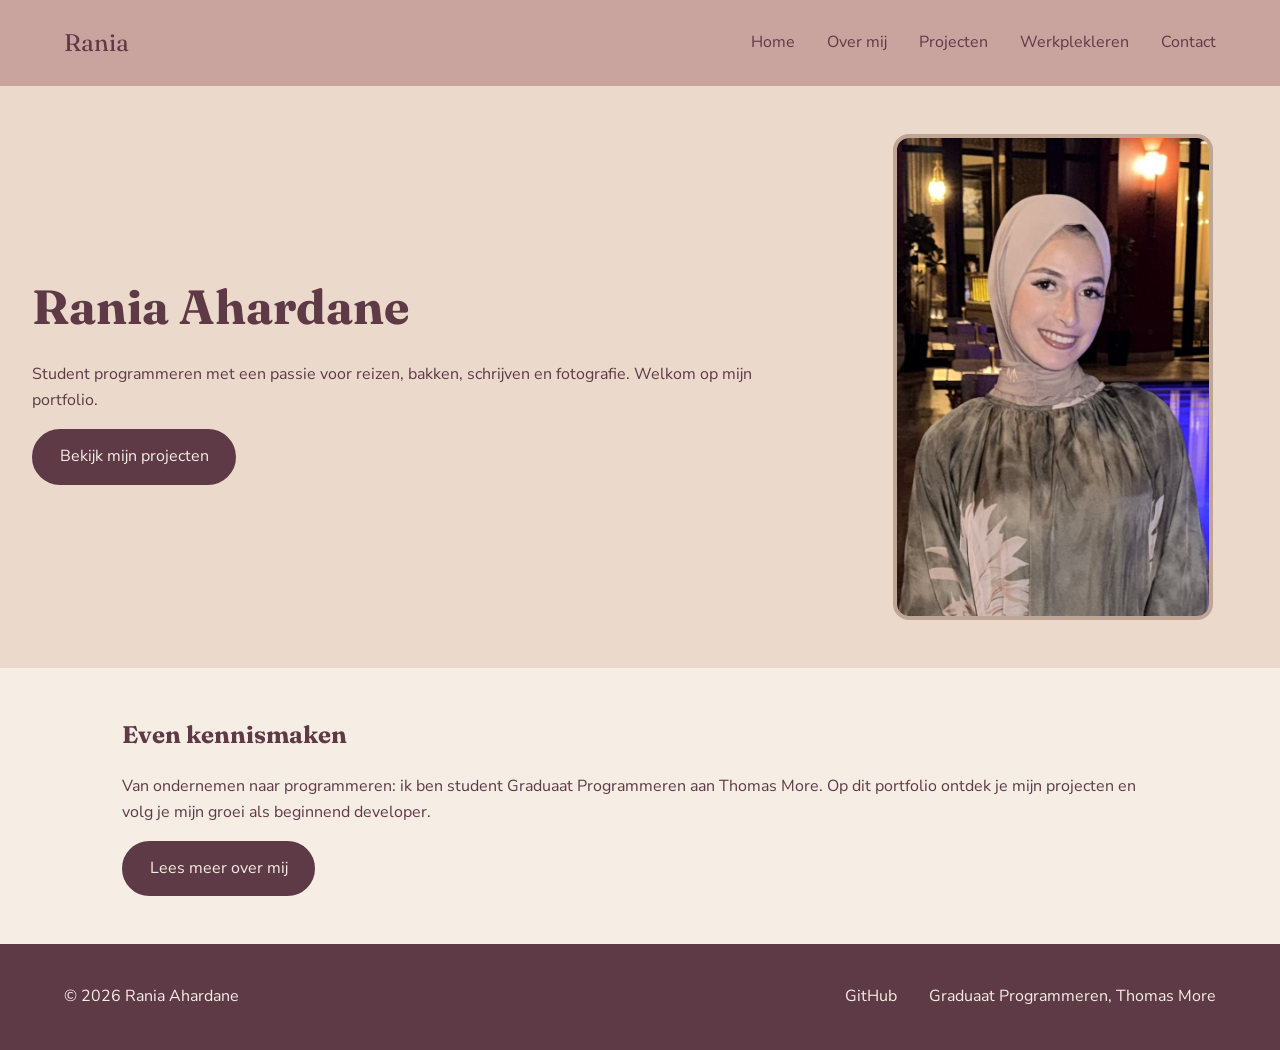
<file: Portfolio_rania/index.html>
<!DOCTYPE html>
<html lang="nl">
<head>
    <meta charset="UTF-8">
    <meta name="viewport" content="width=device-width, initial-scale=1.0">
    <title>Rania Ahardane | Portfolio</title>

    <link rel="preconnect" href="https://fonts.googleapis.com">
    <link rel="preconnect" href="https://fonts.gstatic.com" crossorigin>
    <link href="https://fonts.googleapis.com/css2?family=Fraunces:wght@400;600&family=Nunito+Sans:wght@400;600&display=swap" rel="stylesheet">

    <link rel="stylesheet" href="css/style.css">
</head>
<body>

    <header>
        <a href="index.html" class="logo">Rania</a>
        <nav>
            <ul>
                <li><a href="index.html">Home</a></li>
                <li><a href="over-mij.html">Over mij</a></li>
                <li><a href="projecten.html">Projecten</a></li>
                <li><a href="werkplekleren.html">Werkplekleren</a></li>
                <li><a href="contact.html">Contact</a></li>
            </ul>
        </nav>
    </header>

    <main>
        <section class="hero">
            <div class="hero-tekst">
                <h1>Rania Ahardane</h1>
                <p>Student programmeren met een passie voor reizen, bakken, schrijven en fotografie. Welkom op mijn portfolio.</p>
                <a href="projecten.html" class="knop">Bekijk mijn projecten</a>
            </div>
            <img src="images/rania.jpg" alt="Portretfoto van Rania Ahardane">
        </section>

        <section class="pagina">
            <h2>Even kennismaken</h2>
            <p>
  Van ondernemen naar programmeren: ik ben student Graduaat Programmeren
  aan Thomas More. Op dit portfolio ontdek je mijn projecten en volg je
  mijn groei als beginnend developer.
</p>
            <a href="over-mij.html" class="knop">Lees meer over mij</a>
        </section>
    </main>

    <footer>
        <p>&copy; 2026 Rania Ahardane</p>
        <ul>
            <li><a href="https://github.com/rania-design2">GitHub</a></li>
            <li><a href="https://www.thomasmore.be/opleidingen/graduaat/programmeren-dag-avondonderwijs/programmeren-dagonderwijs/antwerpen-0">Graduaat Programmeren, Thomas More</a></li>
        </ul>
    </footer>

</body>
</html>
</file>
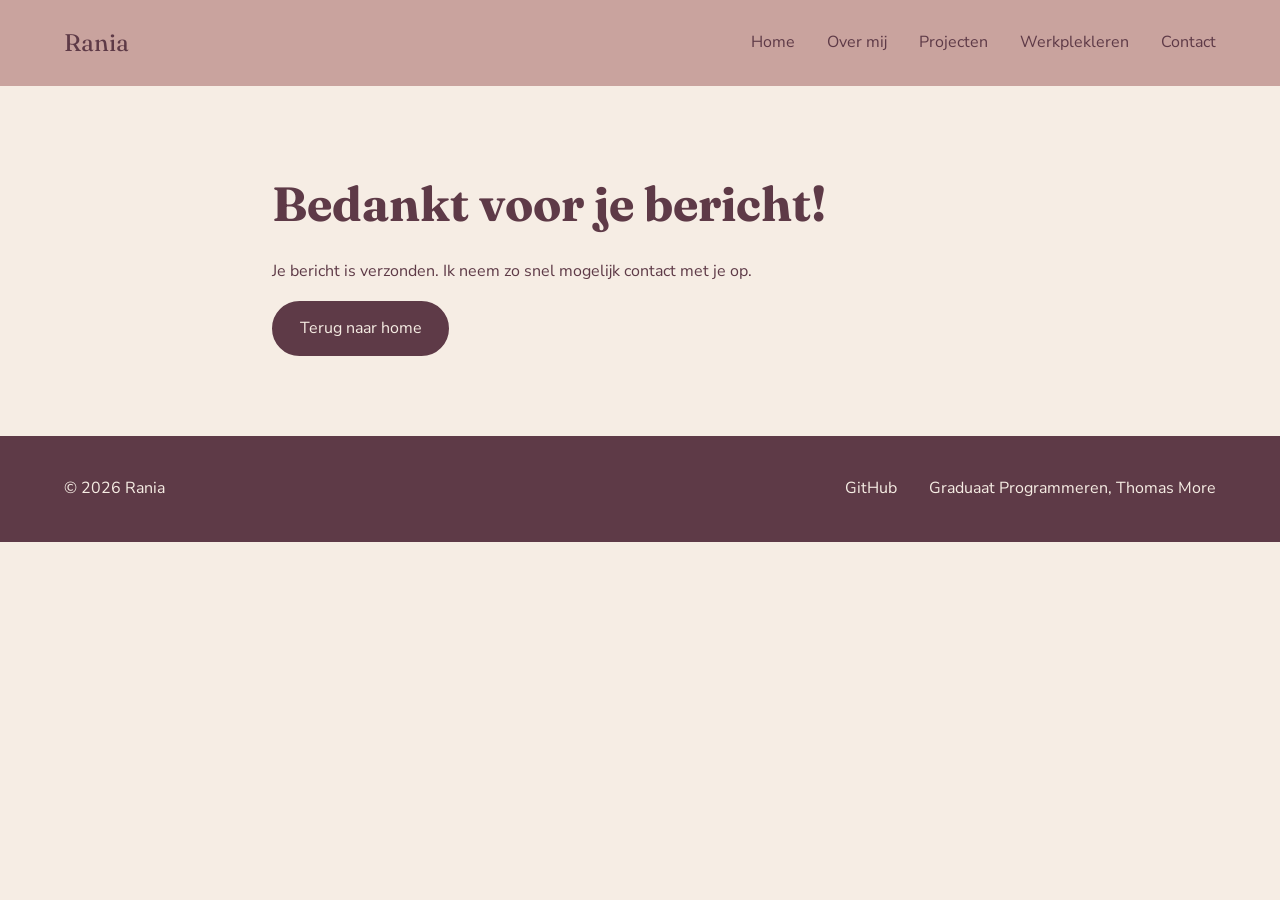
<file: Portfolio_rania/bedankt.html>
<!doctype html>
<html lang="nl">
  <head>
    <meta charset="UTF-8" />
    <meta name="viewport" content="width=device-width, initial-scale=1.0" />
    <title>Bedankt | Rania</title>

    <link rel="preconnect" href="https://fonts.googleapis.com" />
    <link rel="preconnect" href="https://fonts.gstatic.com" crossorigin />
    <link
      href="https://fonts.googleapis.com/css2?family=Fraunces:wght@400;600&family=Nunito+Sans:wght@400;600&display=swap"
      rel="stylesheet"
    />

    <link rel="stylesheet" href="css/style.css" />
  </head>

  <body>
    <header>
      <a href="index.html" class="logo">Rania</a>
      <nav>
        <ul>
          <li><a href="index.html">Home</a></li>
          <li><a href="over-mij.html">Over mij</a></li>
          <li><a href="projecten.html">Projecten</a></li>
          <li><a href="werkplekleren.html">Werkplekleren</a></li>
          <li><a href="contact.html">Contact</a></li>
        </ul>
      </nav>
    </header>

    <main>
      <section class="pagina">
        <h1>Bedankt voor je bericht!</h1>
        <p>
          Je bericht is verzonden. Ik neem zo snel mogelijk contact met je op.
        </p>
        <a href="index.html" class="knop">Terug naar home</a>
      </section>
    </main>

    <footer>
      <p>&copy; 2026 Rania</p>
      <ul>
        <li><a href="https://github.com/rania-design2">GitHub</a></li>
        <li>
          <a
            href="https://www.thomasmore.be/opleidingen/graduaat/programmeren-dag-avondonderwijs/programmeren-dagonderwijs/antwerpen-0"
          >
            Graduaat Programmeren, Thomas More
          </a>
        </li>
      </ul>
    </footer>
  </body>
</html>
</file>
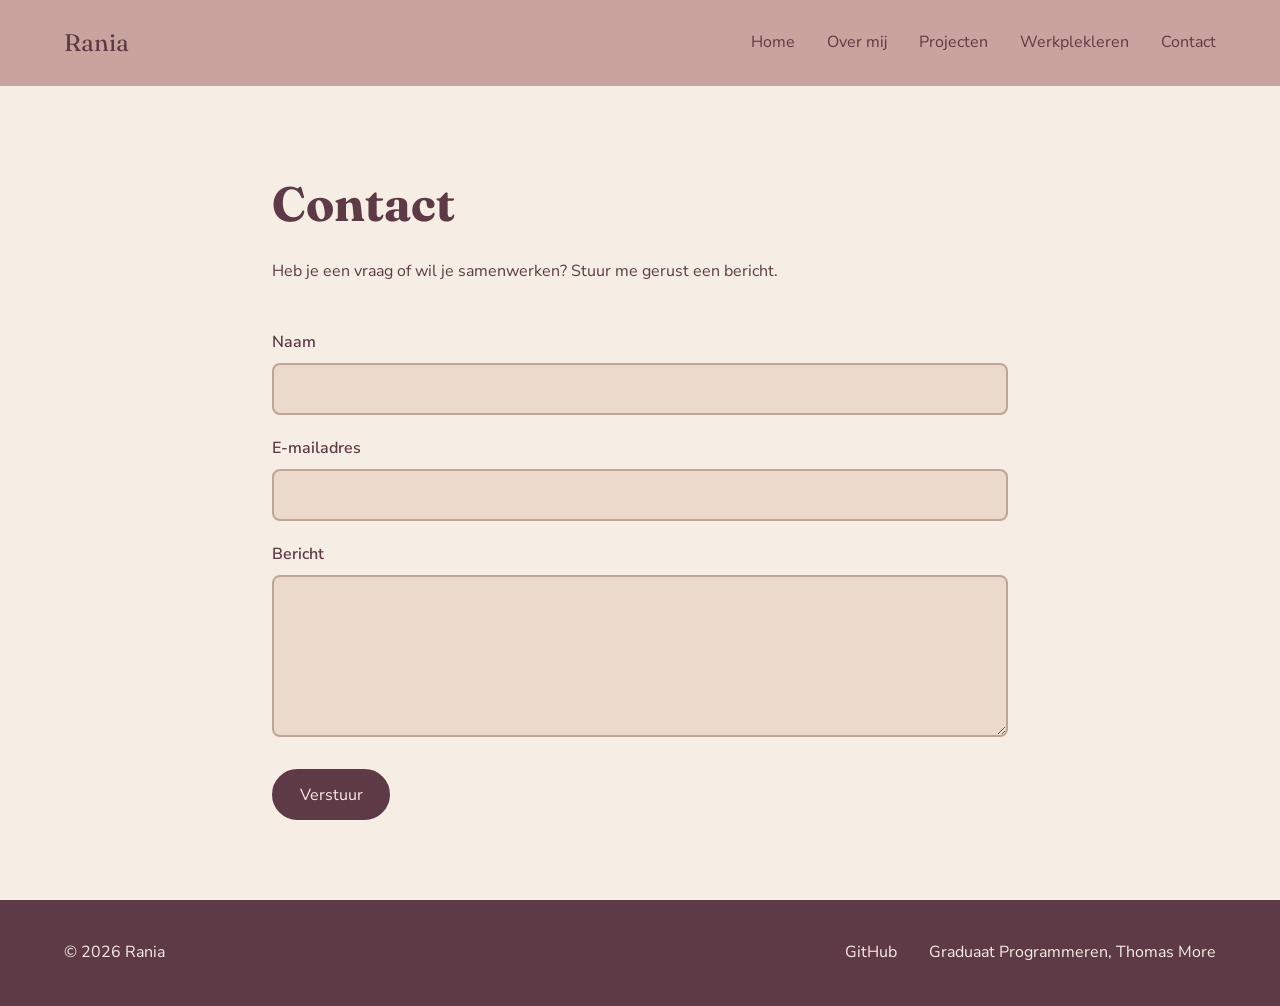
<file: Portfolio_rania/contact.html>
<!doctype html>
<html lang="nl">
  <head>
    <meta charset="UTF-8" />
    <meta name="viewport" content="width=device-width, initial-scale=1.0" />
    <title>Contact | Rania</title>

    <link rel="preconnect" href="https://fonts.googleapis.com" />
    <link rel="preconnect" href="https://fonts.gstatic.com" crossorigin />
    <link
      href="https://fonts.googleapis.com/css2?family=Fraunces:wght@400;600&family=Nunito+Sans:wght@400;600&display=swap"
      rel="stylesheet"
    />

    <link rel="stylesheet" href="css/style.css" />
  </head>
  <body>
    <header>
      <a href="index.html" class="logo">Rania</a>
      <nav>
        <ul>
          <li><a href="index.html">Home</a></li>
          <li><a href="over-mij.html">Over mij</a></li>
          <li><a href="projecten.html">Projecten</a></li>
          <li><a href="werkplekleren.html">Werkplekleren</a></li>
          <li><a href="contact.html">Contact</a></li>
        </ul>
      </nav>
    </header>

    <main>
      <section class="pagina">
        <h1>Contact</h1>
        <p>
          Heb je een vraag of wil je samenwerken? Stuur me gerust een bericht.
        </p>

        <form action="mailform.php" method="POST">
          <label for="name">Naam</label>
          <input type="text" id="name" name="name" required />

          <label for="email">E-mailadres</label>
          <input type="email" id="email" name="email" required />

          <label for="message">Bericht</label>
          <textarea id="message" name="message" rows="6" required></textarea>

          <button type="submit" class="knop">Verstuur</button>
        </form>
      </section>
    </main>

    <footer>
      <p>&copy; 2026 Rania</p>
      <ul>
        <li><a href="https://github.com/rania-design2">GitHub</a></li>
        <li>
          <a
            href="https://www.thomasmore.be/opleidingen/graduaat/programmeren-dag-avondonderwijs/programmeren-dagonderwijs/antwerpen-0"
            >Graduaat Programmeren, Thomas More</a
          >
        </li>
      </ul>
    </footer>
  </body>
</html>
</file>
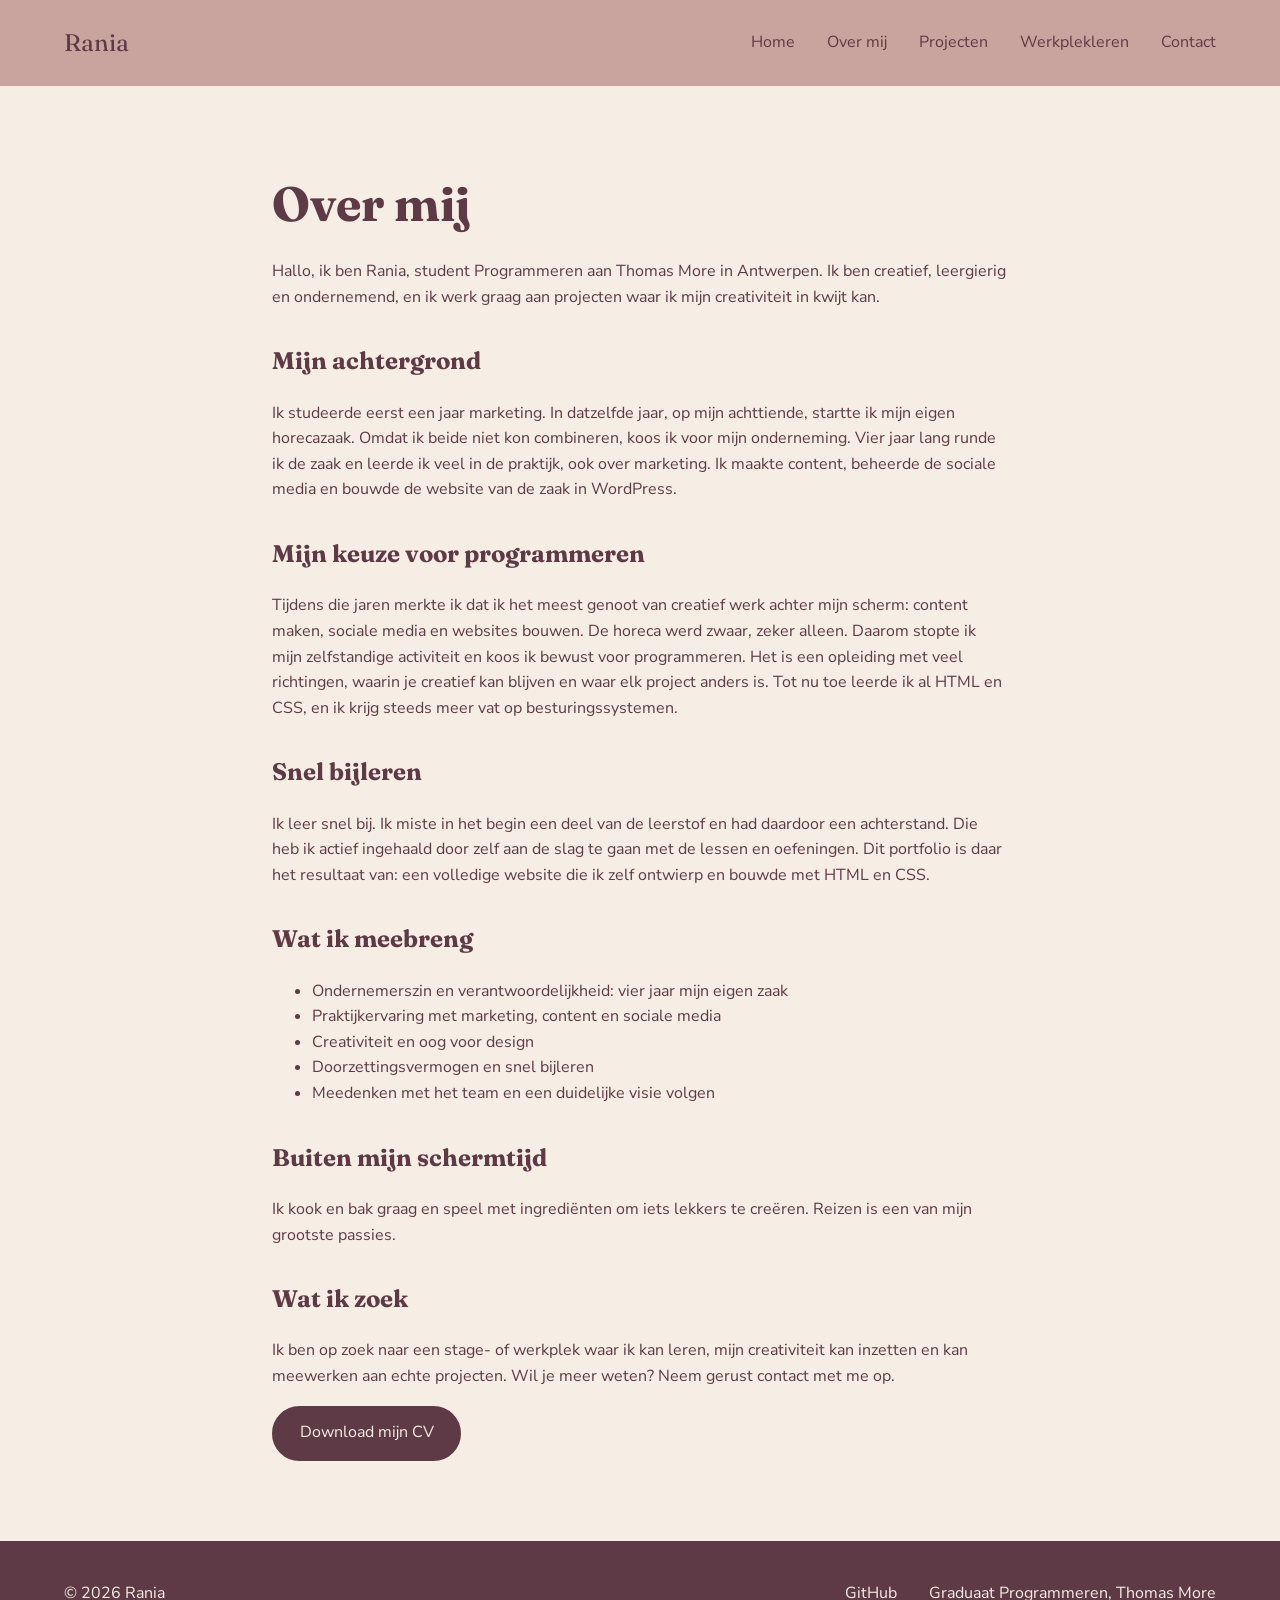
<file: Portfolio_rania/over-mij.html>
<!DOCTYPE html>
<html lang="nl">
<head>
    <meta charset="UTF-8">
    <meta name="viewport" content="width=device-width, initial-scale=1.0">
    <title>Over mij | Rania</title>

    <link rel="preconnect" href="https://fonts.googleapis.com">
    <link rel="preconnect" href="https://fonts.gstatic.com" crossorigin>
    <link href="https://fonts.googleapis.com/css2?family=Fraunces:wght@400;600&family=Nunito+Sans:wght@400;600&display=swap" rel="stylesheet">

    <link rel="stylesheet" href="css/style.css">
</head>
<body>

    <header>
        <a href="index.html" class="logo">Rania</a>
        <nav>
            <ul>
                <li><a href="index.html">Home</a></li>
                <li><a href="over-mij.html">Over mij</a></li>
                <li><a href="projecten.html">Projecten</a></li>
                <li><a href="werkplekleren.html">Werkplekleren</a></li>
                <li><a href="contact.html">Contact</a></li>
            </ul>
        </nav>
    </header>

    <main>
        <article class="pagina">
            <h1>Over mij</h1>
            <p>Hallo, ik ben Rania, student Programmeren aan Thomas More in Antwerpen. Ik ben creatief, leergierig en ondernemend, en ik werk graag aan projecten waar ik mijn creativiteit in kwijt kan.</p>

            <section>
                <h2>Mijn achtergrond</h2>
                <p>Ik studeerde eerst een jaar marketing. In datzelfde jaar, op mijn achttiende, startte ik mijn eigen horecazaak. Omdat ik beide niet kon combineren, koos ik voor mijn onderneming. Vier jaar lang runde ik de zaak en leerde ik veel in de praktijk, ook over marketing. Ik maakte content, beheerde de sociale media en bouwde de website van de zaak in WordPress.</p>
            </section>

            <section>
                <h2>Mijn keuze voor programmeren</h2>
                <p>Tijdens die jaren merkte ik dat ik het meest genoot van creatief werk achter mijn scherm: content maken, sociale media en websites bouwen. De horeca werd zwaar, zeker alleen. Daarom stopte ik mijn zelfstandige activiteit en koos ik bewust voor programmeren. Het is een opleiding met veel richtingen, waarin je creatief kan blijven en waar elk project anders is. Tot nu toe leerde ik al HTML en CSS, en ik krijg steeds meer vat op besturingssystemen.</p>
            </section>

            <section>
                <h2>Snel bijleren</h2>
                <p>Ik leer snel bij. Ik miste in het begin een deel van de leerstof en had daardoor een achterstand. Die heb ik actief ingehaald door zelf aan de slag te gaan met de lessen en oefeningen. Dit portfolio is daar het resultaat van: een volledige website die ik zelf ontwierp en bouwde met HTML en CSS.</p>
            </section>

            <section>
                <h2>Wat ik meebreng</h2>
                <ul>
                    <li>Ondernemerszin en verantwoordelijkheid: vier jaar mijn eigen zaak</li>
                    <li>Praktijkervaring met marketing, content en sociale media</li>
                    <li>Creativiteit en oog voor design</li>
                    <li>Doorzettingsvermogen en snel bijleren</li>
                    <li>Meedenken met het team en een duidelijke visie volgen</li>
                </ul>
            </section>

            <section>
                <h2>Buiten mijn schermtijd</h2>
                <p>Ik kook en bak graag en speel met ingrediënten om iets lekkers te creëren. Reizen is een van mijn grootste passies.</p>
            </section>

            <section>
                <h2>Wat ik zoek</h2>
                <p>Ik ben op zoek naar een stage- of werkplek waar ik kan leren, mijn creativiteit kan inzetten en kan meewerken aan echte projecten. Wil je meer weten? Neem gerust contact met me op.</p>
            </section>

          <a href="docs/cv.pdf" class="knop">Download mijn CV</a>
        </article>
    </main>

    <footer>
        <p>&copy; 2026 Rania</p>
        <ul>
            <li><a href="https://github.com/rania-design2">GitHub</a></li>
            <li><a href="https://www.thomasmore.be/opleidingen/graduaat/programmeren-dag-avondonderwijs/programmeren-dagonderwijs/antwerpen-0">Graduaat Programmeren, Thomas More</a></li>
        </ul>
    </footer>

</body>
</html>
</file>
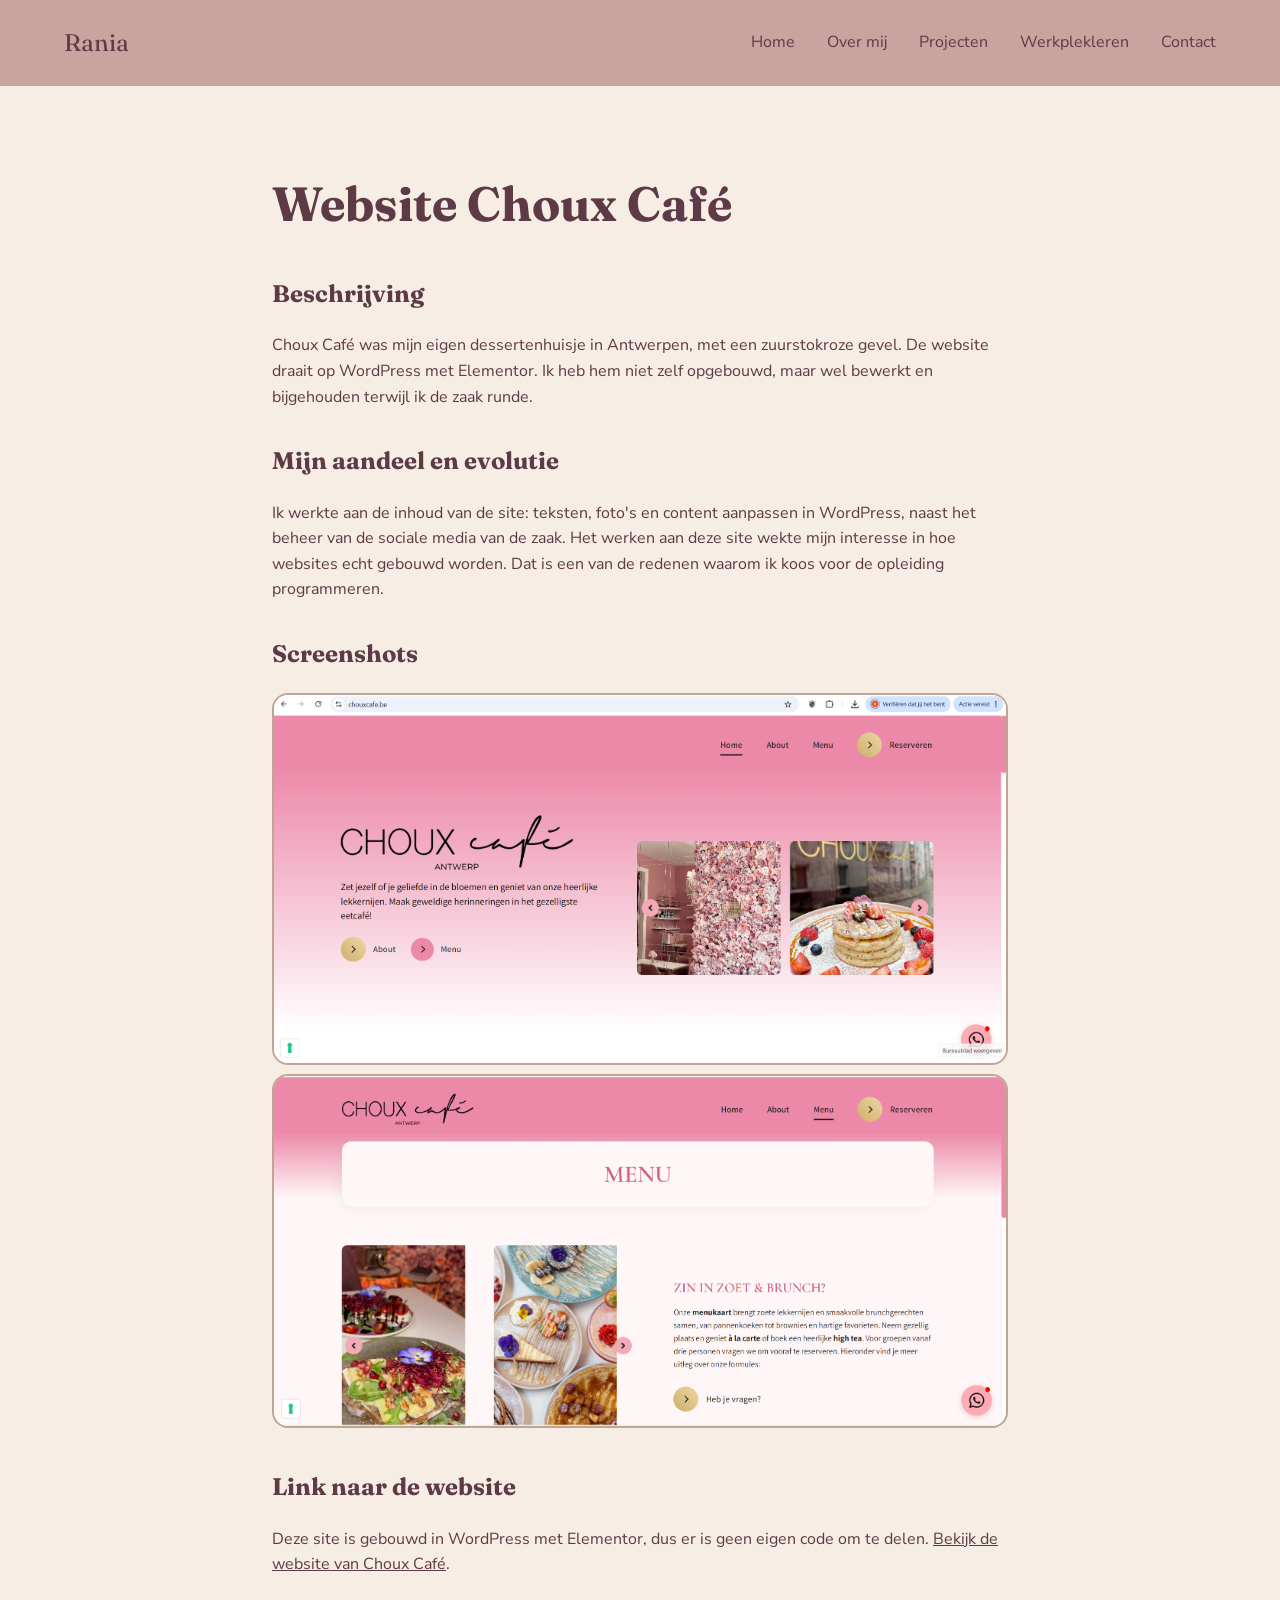
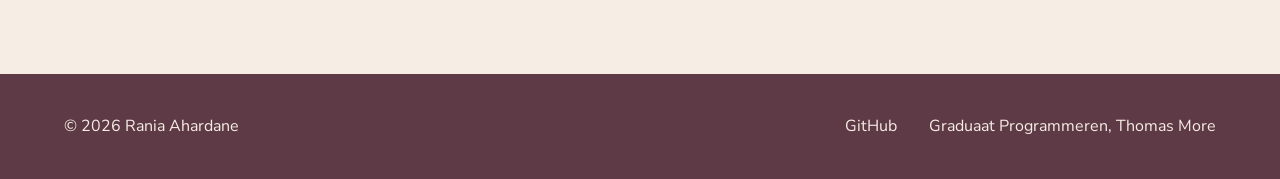
<file: Portfolio_rania/project-choux-cafe.html>
<!DOCTYPE html>
<html lang="nl">
<head>
    <meta charset="UTF-8">
    <meta name="viewport" content="width=device-width, initial-scale=1.0">
    <title>Project: Choux Café | Rania Ahardane</title>

    <link rel="preconnect" href="https://fonts.googleapis.com">
    <link rel="preconnect" href="https://fonts.gstatic.com" crossorigin>
    <link href="https://fonts.googleapis.com/css2?family=Fraunces:wght@400;600&family=Nunito+Sans:wght@400;600&display=swap" rel="stylesheet">

    <link rel="stylesheet" href="css/style.css">
</head>
<body>

    <header>
        <a href="index.html" class="logo">Rania</a>
        <nav>
            <ul>
                <li><a href="index.html">Home</a></li>
                <li><a href="over-mij.html">Over mij</a></li>
                <li><a href="projecten.html">Projecten</a></li>
                <li><a href="werkplekleren.html">Werkplekleren</a></li>
                <li><a href="contact.html">Contact</a></li>
            </ul>
        </nav>
    </header>

    <main>
        <article class="pagina">
            <h1>Website Choux Café</h1>

            <section>
                <h2>Beschrijving</h2>
                <p>Choux Café was mijn eigen dessertenhuisje in Antwerpen, met een zuurstokroze gevel. De website draait op WordPress met Elementor. Ik heb hem niet zelf opgebouwd, maar wel bewerkt en bijgehouden terwijl ik de zaak runde.</p>
            </section>

            <section>
                <h2>Mijn aandeel en evolutie</h2>
                <p>Ik werkte aan de inhoud van de site: teksten, foto's en content aanpassen in WordPress, naast het beheer van de sociale media van de zaak. Het werken aan deze site wekte mijn interesse in hoe websites echt gebouwd worden. Dat is een van de redenen waarom ik koos voor de opleiding programmeren.</p>
            </section>

            <section>
                <h2>Screenshots</h2>
                <img src="images/choux-home.png" alt="Screenshot van de homepagina van Choux Café">
                <img src="images/choux-menu.png" alt="Screenshot van de menupagina van Choux Café">
            </section>

            <section>
                <h2>Link naar de website</h2>
                <p>Deze site is gebouwd in WordPress met Elementor, dus er is geen eigen code om te delen. <a href="https://chouxcafe.be/">Bekijk de website van Choux Café</a>.</p>
            </section>
        </article>
    </main>

    <footer>
        <p>&copy; 2026 Rania Ahardane</p>
        <ul>
            <li><a href="https://github.com/rania-design2">GitHub</a></li>
            <li><a href="https://www.thomasmore.be/opleidingen/graduaat/programmeren-dag-avondonderwijs/programmeren-dagonderwijs/antwerpen-0">Graduaat Programmeren, Thomas More</a></li>
        </ul>
    </footer>

</body>
</html>
</file>
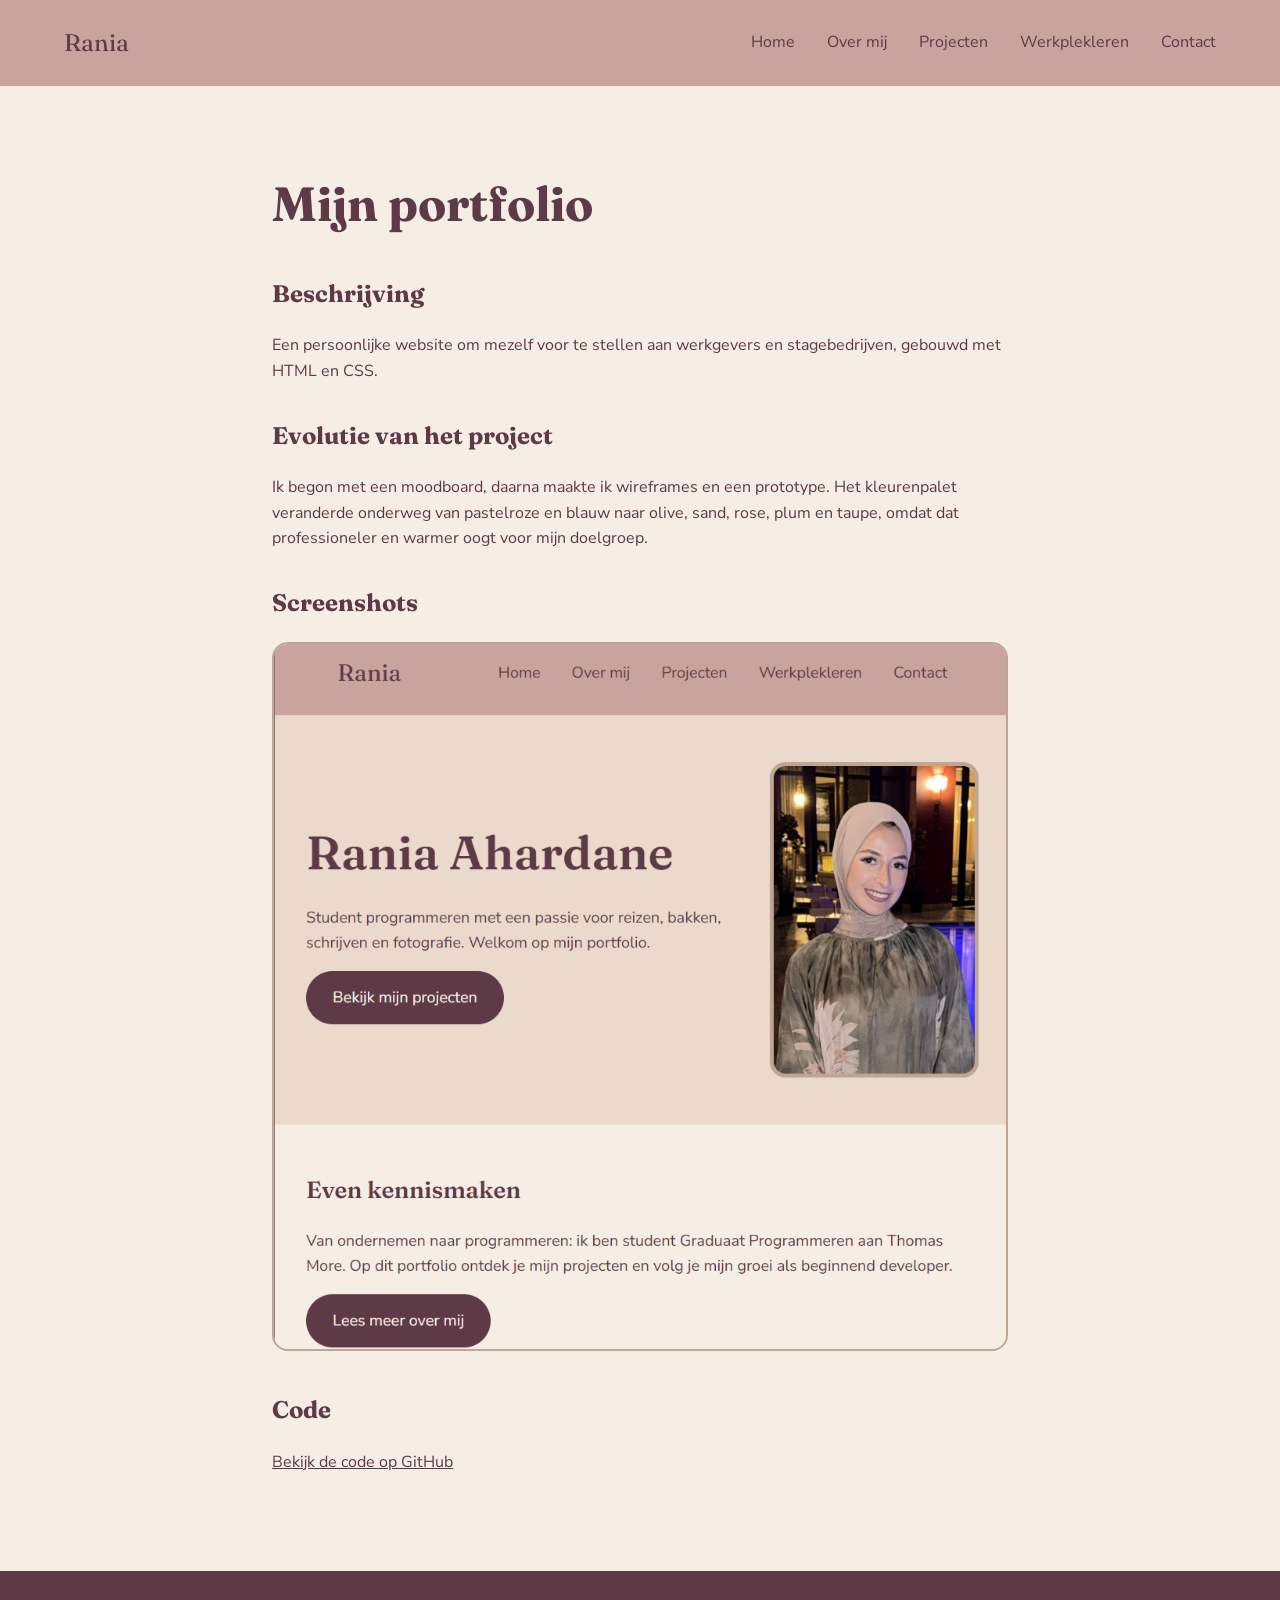
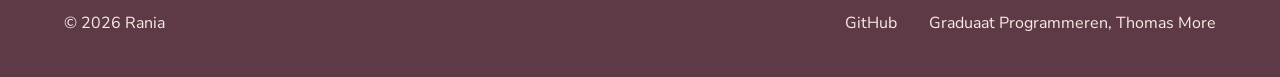
<file: Portfolio_rania/project-portfolio.html>
<!DOCTYPE html>
<html lang="nl">
<head>
    <meta charset="UTF-8">
    <meta name="viewport" content="width=device-width, initial-scale=1.0">
    <title>Project: Mijn portfolio | Rania</title>

    <link rel="preconnect" href="https://fonts.googleapis.com">
    <link rel="preconnect" href="https://fonts.gstatic.com" crossorigin>
    <link href="https://fonts.googleapis.com/css2?family=Fraunces:wght@400;600&family=Nunito+Sans:wght@400;600&display=swap" rel="stylesheet">

    <link rel="stylesheet" href="css/style.css">
</head>
<body>

    <header>
        <a href="index.html" class="logo">Rania</a>
        <nav>
            <ul>
                <li><a href="index.html">Home</a></li>
                <li><a href="over-mij.html">Over mij</a></li>
                <li><a href="projecten.html">Projecten</a></li>
                <li><a href="werkplekleren.html">Werkplekleren</a></li>
                <li><a href="contact.html">Contact</a></li>
            </ul>
        </nav>
    </header>

    <main>
        <article class="pagina">
            <h1>Mijn portfolio</h1>

            <section>
                <h2>Beschrijving</h2>
                <p>
                    Een persoonlijke website om mezelf voor te stellen aan
                    werkgevers en stagebedrijven, gebouwd met HTML en CSS.
                </p>
            </section>

            <section>
                <h2>Evolutie van het project</h2>
                <p>
                    Ik begon met een moodboard, daarna maakte ik wireframes
                    en een prototype. Het kleurenpalet veranderde onderweg
                    van pastelroze en blauw naar olive, sand, rose, plum
                    en taupe, omdat dat professioneler en warmer oogt
                    voor mijn doelgroep.
                </p>
            </section>

            <section>
                <h2>Screenshots</h2>
                <img
                    src="images/screenshot-home.png"
                    alt="Screenshot van de homepagina van mijn portfolio"
                >
            </section>

            <section>
                <h2>Code</h2>
                <p>
                    <a href="https://github.com/rania-design2/Portfolio">
                        Bekijk de code op GitHub
                    </a>
                </p>
            </section>
        </article>
    </main>

    <footer>
        <p>&copy; 2026 Rania</p>
        <ul>
            <li>
                <a href="https://github.com/rania-design2">GitHub</a>
            </li>
            <li>
                <a href="https://www.thomasmore.be/opleidingen/graduaat/programmeren-dag-avondonderwijs/programmeren-dagonderwijs/antwerpen-0">
                    Graduaat Programmeren, Thomas More
                </a>
            </li>
        </ul>
    </footer>

</body>
</html>
</file>
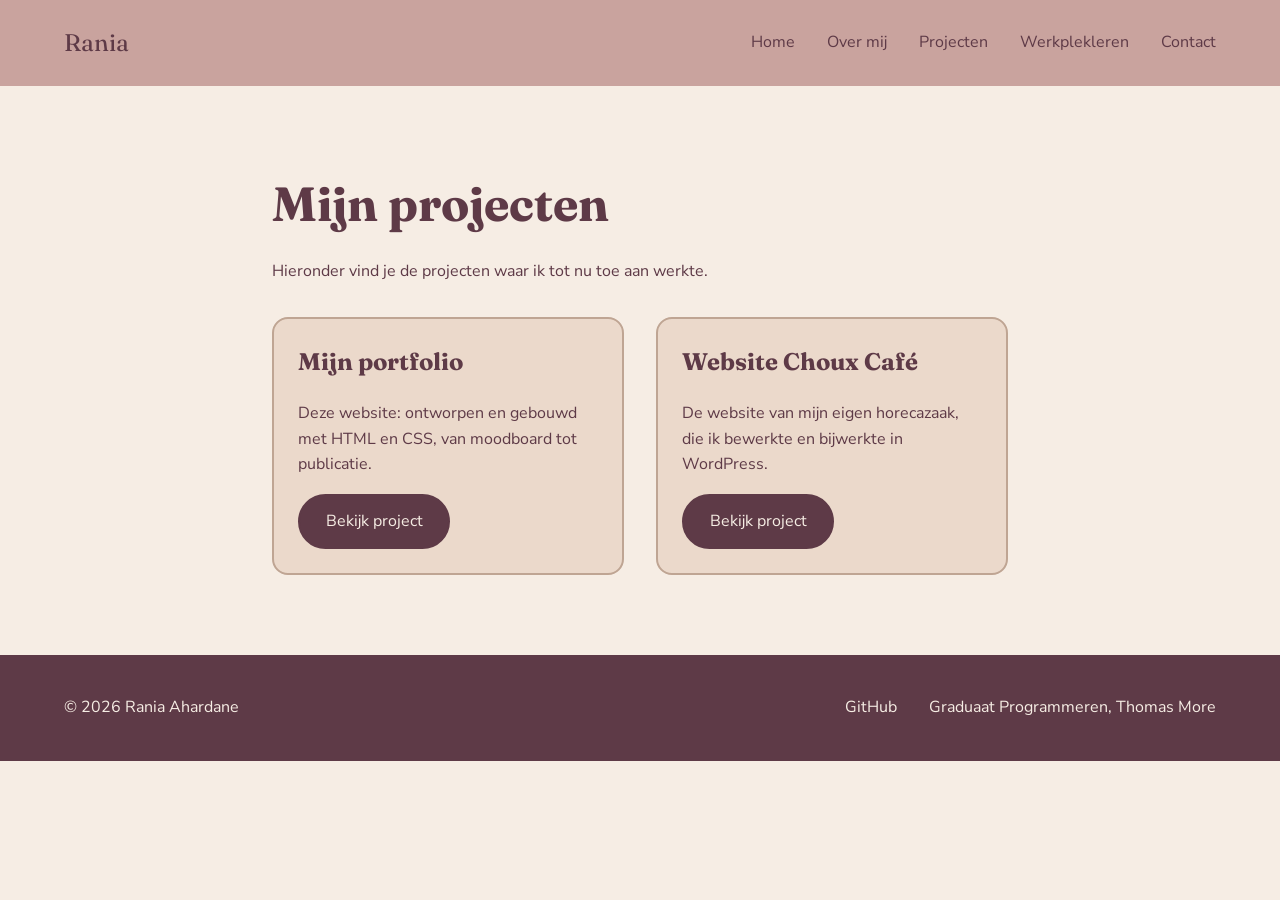
<file: Portfolio_rania/projecten.html>
<!DOCTYPE html>
<html lang="nl">
<head>
    <meta charset="UTF-8">
    <meta name="viewport" content="width=device-width, initial-scale=1.0">
    <title>Projecten | Rania Ahardane</title>

    <link rel="preconnect" href="https://fonts.googleapis.com">
    <link rel="preconnect" href="https://fonts.gstatic.com" crossorigin>
    <link href="https://fonts.googleapis.com/css2?family=Fraunces:wght@400;600&family=Nunito+Sans:wght@400;600&display=swap" rel="stylesheet">

    <link rel="stylesheet" href="css/style.css">
</head>
<body>

    <header>
        <a href="index.html" class="logo">Rania</a>
        <nav>
            <ul>
                <li><a href="index.html">Home</a></li>
                <li><a href="over-mij.html">Over mij</a></li>
                <li><a href="projecten.html">Projecten</a></li>
                <li><a href="werkplekleren.html">Werkplekleren</a></li>
                <li><a href="contact.html">Contact</a></li>
            </ul>
        </nav>
    </header>

    <main>
        <section class="pagina">
            <h1>Mijn projecten</h1>
            <p>Hieronder vind je de projecten waar ik tot nu toe aan werkte.</p>

            <div class="kaarten">
                <article class="kaart">
                    <h2>Mijn portfolio</h2>
                    <p>Deze website: ontworpen en gebouwd met HTML en CSS, van moodboard tot publicatie.</p>
                    <a href="project-portfolio.html" class="knop">Bekijk project</a>
                </article>

                <article class="kaart">
                    <h2>Website Choux Café</h2>
                    <p>De website van mijn eigen horecazaak, die ik bewerkte en bijwerkte in WordPress.</p>
                    <a href="project-choux-cafe.html" class="knop">Bekijk project</a>
                </article>
            </div>
        </section>
    </main>

    <footer>
        <p>&copy; 2026 Rania Ahardane</p>
        <ul>
            <li><a href="https://github.com/rania-design2">GitHub</a></li>
            <li><a href="https://www.thomasmore.be/opleidingen/graduaat/programmeren-dag-avondonderwijs/programmeren-dagonderwijs/antwerpen-0">Graduaat Programmeren, Thomas More</a></li>
        </ul>
    </footer>

</body>
</html>
</file>
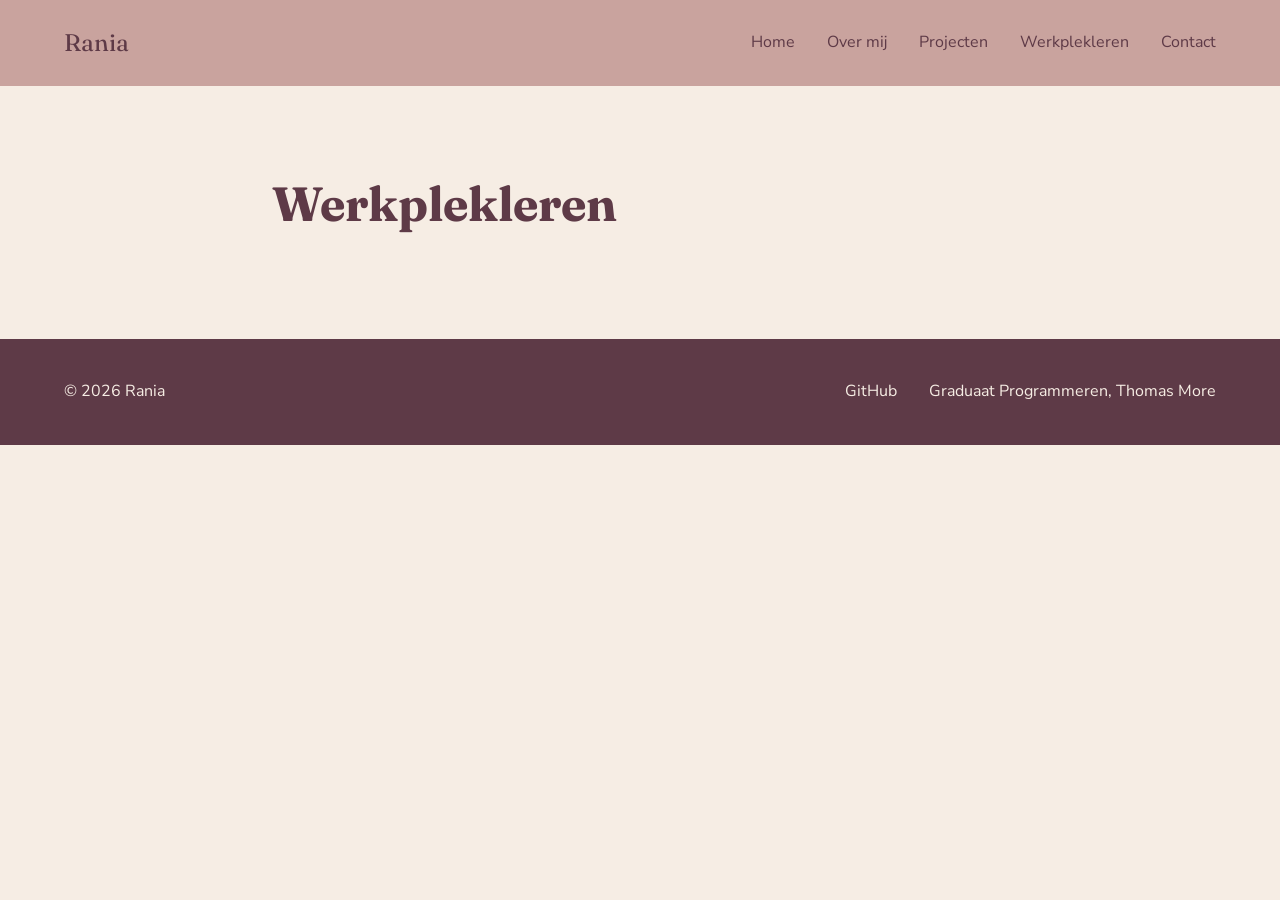
<file: Portfolio_rania/werkplekleren.html>
<!DOCTYPE html>
<html lang="nl">
<head>
    <meta charset="UTF-8">
    <meta name="viewport" content="width=device-width, initial-scale=1.0">
    <title>Werkplekleren | Rania</title>

    <link rel="preconnect" href="https://fonts.googleapis.com">
    <link rel="preconnect" href="https://fonts.gstatic.com" crossorigin>
    <link href="https://fonts.googleapis.com/css2?family=Fraunces:wght@400;600&family=Nunito+Sans:wght@400;600&display=swap" rel="stylesheet">

    <link rel="stylesheet" href="css/style.css">
</head>
<body>

    <header>
        <a href="index.html" class="logo">Rania</a>
        <nav>
            <ul>
                <li><a href="index.html">Home</a></li>
                <li><a href="over-mij.html">Over mij</a></li>
                <li><a href="projecten.html">Projecten</a></li>
                <li><a href="werkplekleren.html">Werkplekleren</a></li>
                <li><a href="contact.html">Contact</a></li>
            </ul>
        </nav>
    </header>

    <main>
        <section class="pagina">
            <h1>Werkplekleren</h1>
        </section>
    </main>

    <footer>
        <p>&copy; 2026 Rania</p>
        <ul>
            <li><a href="https://github.com/rania-design2">GitHub</a></li>
            <li><a href="https://www.thomasmore.be/opleidingen/graduaat/programmeren-dag-avondonderwijs/programmeren-dagonderwijs/antwerpen-0">Graduaat Programmeren, Thomas More</a></li>
        </ul>
    </footer>

</body>
</html>
</file>
<file: Portfolio_rania/css/style.css>
/* ==========================================
   Kleurenpalet uit het moodboard
   ========================================== */
:root {
    --achtergrond: #F6EDE4;
    --sand: #EBD9CB;
    --rose: #C9A39E;
    --plum: #5E3A47;
    --olive: #6E6F54;
    --taupe: #BFA593;
}

/* ==========================================
   Basis
   ========================================== */
* {
    box-sizing: border-box;
}

body {
    margin: 0;
    font-family: "Nunito Sans", sans-serif;
    background-color: var(--achtergrond);
    color: var(--plum);
    line-height: 1.6;
}

h1 {
    font-family: "Fraunces", serif;
    font-size: 3rem;
    margin: 0 0 1rem;
}

a {
    color: var(--plum);
}

/* ==========================================
   Header en footer
   ========================================== */
header {
    display: flex;
    justify-content: space-between;
    align-items: center;
    padding: 1.5rem 4rem;
    background-color: var(--rose);
}

footer {
    display: flex;
    justify-content: space-between;
    align-items: center;
    padding: 1.5rem 4rem;
    background-color: var(--plum);
    color: var(--achtergrond);
}

footer a {
    color: var(--achtergrond);
}

header ul,
footer ul {
    display: flex;
    gap: 2rem;
    list-style: none;
    margin: 0;
    padding: 0;
}

header a,
footer a {
    text-decoration: none;
}

header a:hover,
footer a:hover {
    text-decoration: underline;
}

.logo {
    font-family: "Fraunces", serif;
    font-size: 1.5rem;
}

/* ==========================================
   Homepagina
   ========================================== */
.hero {
    display: grid;
    grid-template-columns: 2fr 1fr;
    align-items: center;
    gap: 3rem;
    width: 100%;
    padding: 3rem 2rem;
    background-color: var(--sand);
}

.hero img {
    width: 320px;
    max-width: 100%;
    height: auto;
    justify-self: center;
    border-radius: 1rem;
    border: 4px solid var(--taupe);
}

/* ==========================================
   Knoppen
   ========================================== */
.knop {
    display: inline-block;
    padding: 0.8rem 1.6rem;
    margin-right: 1rem;
    background-color: var(--plum);
    color: var(--achtergrond);
    text-decoration: none;
    border-radius: 2rem;
    border: 2px solid var(--plum);
}

.knop:hover {
    background-color: var(--olive);
    border-color: var(--olive);
}

/* ==========================================
   Tekstpagina's
   ========================================== */
.pagina {
    max-width: 800px;
    margin: 0 auto;
    padding: 5rem 2rem;
}

.pagina h2 {
    font-family: "Fraunces", serif;
    margin-top: 2rem;
}

.pagina img {
    max-width: 100%;
    border-radius: 1rem;
    border: 2px solid var(--taupe);
}

/* Het onderdeel direct na de hero */
.hero + .pagina {
    max-width: 1100px;
    padding: 3rem 2rem;
}

.hero + .pagina h2 {
    margin-top: 0;
}

/* ==========================================
   Projectkaartjes
   ========================================== */
.kaarten {
    display: grid;
    grid-template-columns: repeat(auto-fit, minmax(280px, 1fr));
    gap: 2rem;
    margin-top: 2rem;
}

.kaart {
    background-color: var(--sand);
    border: 2px solid var(--taupe);
    border-radius: 1rem;
    padding: 1.5rem;
}

.kaart h2 {
    font-family: "Fraunces", serif;
    margin-top: 0;
}

/* ==========================================
   Contactformulier
   ========================================== */
form {
    display: flex;
    flex-direction: column;
    gap: 0.5rem;
    margin-top: 2rem;
}

label {
    font-weight: 600;
    margin-top: 0.8rem;
}

input,
textarea {
    padding: 0.8rem;
    font-family: inherit;
    font-size: 1rem;
    color: var(--plum);
    background-color: var(--sand);
    border: 2px solid var(--taupe);
    border-radius: 0.5rem;
}

input:focus,
textarea:focus {
    outline: 3px solid var(--olive);
}

button.knop {
    align-self: flex-start;
    margin-top: 1.5rem;
    font-family: inherit;
    font-size: 1rem;
    cursor: pointer;
}
</file>
